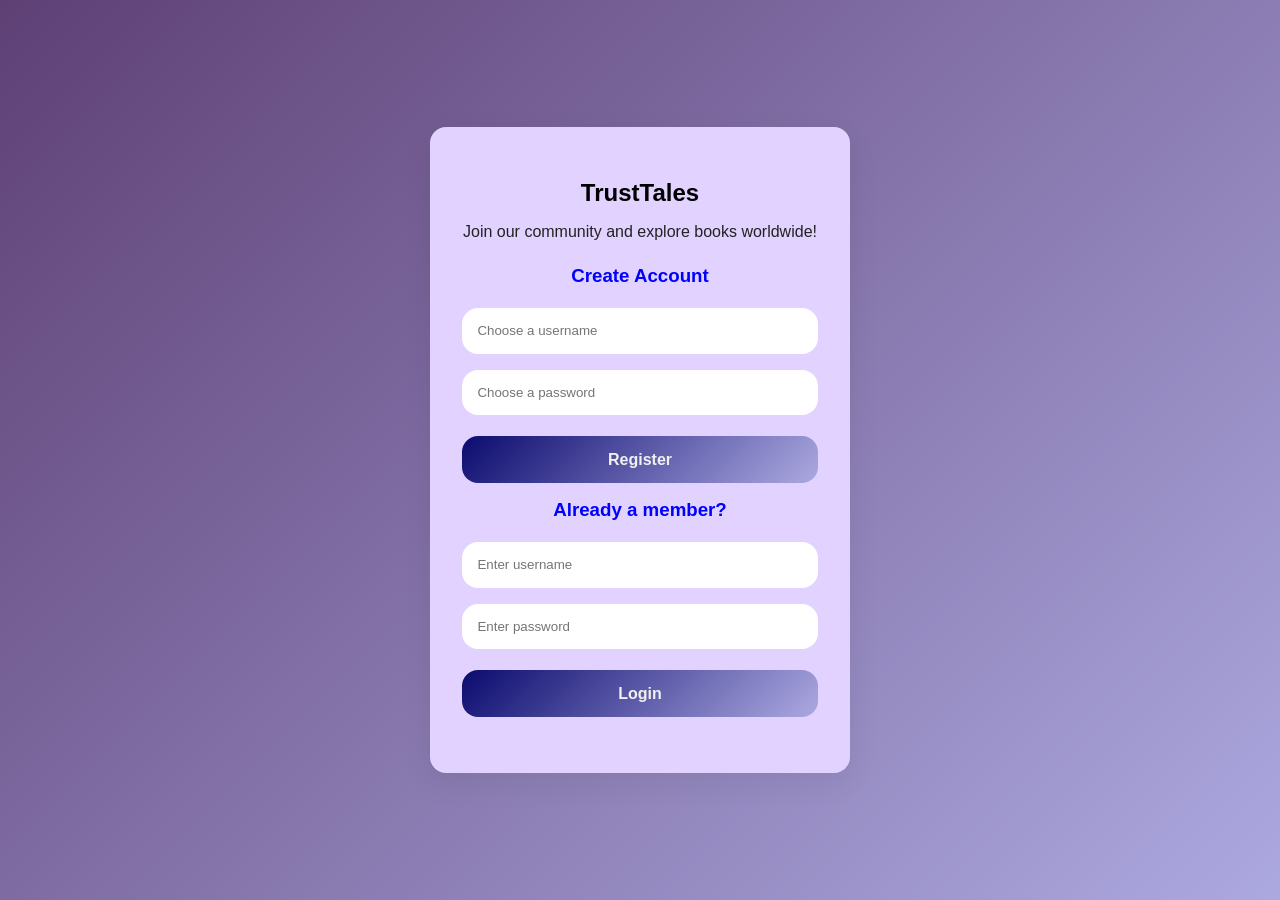
<file: auth.html>
<!DOCTYPE html>
<html lang="en">
<head>
  <meta charset="UTF-8">
  <meta name="viewport" content="width=device-width, initial-scale=1.0">
  <title>TrustTales - Login</title>
  <link rel="stylesheet" href="style.css"> <!-- reuse your global CSS -->
  <style>
    body {
      background: linear-gradient(135deg, #5e4075,var(--accent));
      display: flex;
      align-items: center;
      justify-content: center;
      height: 100vh;
      margin: 0;
      font-family: 'Poppins', sans-serif;
    }

    .auth-container {
      width: 100%;
      max-width: 420px;
      background: #e1d2ff;
      padding: 2rem;
      border-radius: var(--rounded);
      box-shadow: var(--shadow);
      text-align: center;
      animation: fadeIn 0.8s ease-in-out;
    }

    .auth-container h2 {
      margin-bottom: 0.6rem;
      color: black;
      font-weight: 700;
    }

    .auth-container p {
      margin-bottom: 1.5rem;
      color: #232222;
    }

    .auth-container h3 {
      margin-top: 1rem;
      margin-bottom: 0.8rem;
      color:blue;
    }

    .auth-container input {
      width: 100%;
      padding: 0.9rem;
      margin: 0.5rem 0;
      border: 1px solid #dddddd00;
      border-radius: var(--rounded);
      outline: none;
      transition: border 0.3s;
    }

    .auth-container input:focus {
      border: 1px solid var(--primary);
      box-shadow: 0 0 6px rgba(249, 115, 22, 0.3);
    }

    .auth-container button {
      width: 100%;
      padding: 0.9rem;
      margin-top: 0.8rem;
      background: linear-gradient(135deg, rgb(11, 11, 111), var(--accent));
      color: #f0f0f0;
      border: none;
      border-radius: var(--rounded);
      font-size: 1rem;
      font-weight: 600;
      cursor: pointer;
      transition: transform 0.3s ease, background 0.3s ease;
    }

    .auth-container button:hover {
      transform: translateY(-2px);
      background: linear-gradient(135deg, black, purple);
    }

    #message {
      margin-top: 1rem;
      font-weight: 600;
    }

    @keyframes fadeIn {
      from { opacity: 0; transform: translateY(30px); }
      to { opacity: 1; transform: translateY(0); }
    }
  </style>
</head>
<body>
  <div class="auth-container">
    <h2>TrustTales</h2>
    <p>Join our community and explore books worldwide!</p>

    <!-- Register Section -->
    <div id="register-section">
      <h3>Create Account</h3>
      <input type="text" id="reg-username" placeholder="Choose a username">
      <input type="password" id="reg-password" placeholder="Choose a password">
      <button onclick="register()">Register</button>
    </div>

    <!-- Login Section -->
    <div id="login-section">
      <h3>Already a member?</h3>
      <input type="text" id="login-username" placeholder="Enter username">
      <input type="password" id="login-password" placeholder="Enter password">
      <button onclick="login()">Login</button>
    </div>

    <p id="message"></p>
  </div>

  <script>
    function register() {
      const username = document.getElementById("reg-username").value.trim();
      const password = document.getElementById("reg-password").value.trim();

      if (!username || !password) {
        setMessage("⚠ Please enter username and password.", "red");
        return;
      }

      let users = JSON.parse(localStorage.getItem("users")) || {};
      if (users[username]) {
        setMessage("⚠ Username already exists.", "red");
        return;
      }

      users[username] = { password, verified: false };
      localStorage.setItem("users", JSON.stringify(users));

      setMessage("✅ Registration successful! Please login.", "green");
    }

    function login() {
      const username = document.getElementById("login-username").value.trim();
      const password = document.getElementById("login-password").value.trim();

      let users = JSON.parse(localStorage.getItem("users")) || {};
      if (users[username] && users[username].password === password) {
        localStorage.setItem("currentUser", username);
        window.location.href = "index.html"; // Redirect to homepage
      } else {
        setMessage("❌ Invalid credentials.", "red");
      }
    }

    function setMessage(msg, color) {
      const el = document.getElementById("message");
      el.innerText = msg;
      el.style.color = color;
    }
  </script>
</body>
</html>
</file>
<file: style.css>
:root{
  --primary:#e6b6ea;
  --accent:#aca9e0;
  --muted:#f6f0f3;
  --text:#1f1f1f;
  --card:#bfb1e445;
  --glass: rgba(255,255,255,0.85);
  --shadow: 0 10px 30px rgba(24,24,24,0.08);
  --rounded: 16px;
  --max-width:1200px;
}

*{box-sizing:border-box}
body{
  font-family: "Inter", system-ui, -apple-system, "Segoe UI", Roboto, "Helvetica Neue", Arial;
  margin:0;
  background: linear-gradient(180deg,#5e6eba 0%, #744da0 100%);
  color:var(--text);
  -webkit-font-smoothing:antialiased;
  -moz-osx-font-smoothing:grayscale;
  min-height:100vh;
}

/* header */
.site-header{
  display:flex;
  justify-content:space-between;
  align-items:center;
  padding:14px 24px;
  background:linear-gradient(90deg,var(--primary),var(--accent));
  color: black;
  position:sticky;
  top:0;
  z-index:50;
  box-shadow: var(--shadow);
}
.brand{display:flex;gap:12px;align-items:center}
.logo{width:56px;height:56px;border-radius:10px;object-fit:cover;box-shadow:0 6px 18px rgba(0,0,0,0.12)}
.brand h1{margin:0;font-family: "Playfair Display", serif;font-size:20px;letter-spacing:0.2px}
.brand small{display:block;color: black(255,255,255,0.9);font-size:12px;margin-top:2px}
.header-actions{display:flex;align-items:center;gap:20px}

/* nav buttons */
.top-nav button{
  background:transparent;border-radius: 10px;color: black;padding:8px 12px;border-radius:10px;cursor:pointer;font-weight:600;
}
.top-nav button:hover{background:rgba(255,255,255,0.08)}

/* profile avatar */
.avatar{border-radius:999px;object-fit:cover;border:2px solid rgba(19, 13, 13, 0.8)}
.avatar.small{width:36px;height:36px}
.avatar.large{width:120px;height:120px}
.profile{display:flex;align-items:center;gap:8px}
.profile-name{font-size:13px;color:black}
.badge{background:#fff;color:var(--primary);padding:4px 8px;border-radius:10px;font-weight:700;margin-left:6px}

/* layout */
main#mainPage{max-width:var(--max-width);margin:24px auto;padding:0 18px}
.content-section{background:var(--card);border-radius:20px;padding:18px;margin-bottom:22px;box-shadow:var(--shadow);overflow:hidden}

/* HERO */
.hero{position:relative;border-radius:14px;overflow:hidden;height:360px;display:flex;align-items:center}
.hero-img{position:absolute;inset:0;width:100%;height:100%;object-fit:cover;filter:brightness(0.6)}
.hero-overlay{position:absolute;inset:0;background:linear-gradient(90deg, rgba(0,0,0,0.15), rgba(255,255,255,0.05))}
.hero-text{position:relative;color:#fff;padding:32px;max-width:720px;margin-left:40px}
.hero-text h2{font-family:"Playfair Display",serif;font-size:36px;margin:0 0 12px}
.hero-text p{margin:0 0 18px;opacity:0.95}
.hero-ctas{display:flex;gap:12px}
button.primary{background:var(--primary);border:none;padding:10px 18px;border-radius:12px;color:#fff;font-weight:700;cursor:pointer;box-shadow:0 8px 18px rgba(255,77,148,0.18)}
button.ghost{background:transparent;border:1px solid rgba(255,255,255,0.2);padding:10px 14px;border-radius:12px;color:#fff;cursor:pointer}

/* section headers */
.section-header{display:flex;align-items:center;justify-content:space-between;gap:12px;margin-bottom:12px}
.section-header h2{color:var(--primary);margin:0}
.section-header p{margin:0;color:#666}

/* GRID: genres / books / saved */
.genres-grid { 
  display: grid; 
  grid-template-columns: repeat(auto-fit, minmax(160px, 1fr)); 
  gap: 24px; 
  padding: 20px; 
} 
 
.genre-card { 
  background: #fff; 
  padding: 24px; 
  border-radius: var(--rounded); 
  box-shadow: var(--shadow); 
  text-align: center; 
  cursor: pointer; 
  transition: transform 0.3s, box-shadow 0.3s; 
} 
 
.genre-card:hover { 
  transform: translateY(-6px); 
  box-shadow: 0 18px 36px rgba(0, 0, 0, 0.12); 
} 
 
.genre-icon { 
  font-size: 48px; 
  padding: 20px; 
  background: var(--muted); 
  border-radius: 50%; 
  margin-bottom: 12px; 
} 
 
.genre-card h3 { 
  font-size: 20px; 
  font-weight: 600; 
  color: var(--primary); 
}

/* ADD BOOK form */
.form-container{display:flex;flex-direction:column;gap:12px;align-items:center;padding:18px;background:linear-gradient(180deg,#ffffff,#fff);border-radius:12px}
.form-container input,.form-container textarea{width:94%;padding:12px;border-radius:10px;border:1px solid #eee;font-size:14px}
.file-input-wrapper{width:94%;display:flex;align-items:center;gap:10px}
.file-input-wrapper input[type="file"]{display:none}
.file-input-wrapper label{display:inline-block;padding:10px 14px;background:linear-gradient(90deg,var(--primary),var(--accent));color:#fff;border-radius:10px;cursor:pointer;font-weight:600}
.poster-preview{width:160px;border-radius:8px;margin-top:6px;box-shadow:0 10px 24px rgba(0,0,0,0.06)}

/* saved list */
.saved p{background:#fff;padding:10px;border-radius:12px;box-shadow:0 6px 18px rgba(0,0,0,0.04);display:flex;align-items:center;gap:12px}
.saved .thumb{width:56px;height:80px;object-fit:cover;border-radius:8px;}

/* settings */
/* Settings Page */
.settings-card {
  display: grid;
  grid-template-columns: 280px 1fr;
  gap: 32px;
  padding: 24px;
  background: rgba(255, 255, 255, 0.05);
  border-radius: 16px;
  box-shadow: 0 4px 12px rgba(0,0,0,0.15);
}

.profile-side {
  text-align: center;
}

.avatar-wrapper {
  width: 140px;
  height: 140px;
  margin: 0 auto 16px;
  border-radius: 50%;
  overflow: hidden;
  border: 4px solid rgba(255,255,255,0.15);
}

.file-label {
  display: block;
  margin-top: 8px;
  font-size: 14px;
  cursor: pointer;
  color: var(--accent, #ff8ab6);
}

.profile-form .form-group {
  margin-bottom: 18px;
}

.profile-form label {
  display: block;
  margin-bottom: 6px;
  font-size: 14px;
  color: var(--muted, #aaa);
}

.profile-form input,
.profile-form select {
  width: 100%;
  padding: 10px;
  border-radius: 8px;
  border: 1px solid rgba(0,0,0,0.1);
  font-size: 15px;
}

.form-actions {
  display: flex;
  gap: 12px;
  margin-top: 20px;
}
/* Gamification + Badges */
.badges-box {
  margin-top: 24px;
  padding: 16px;
  border-radius: 12px;
  background: rgba(255,255,255,0.05);
}

.badges-box h3 {
  margin-bottom: 12px;
  font-size: 16px;
  color: white;
}

.badge-list {
  display: flex;
  flex-wrap: wrap;
  gap: 8px;
  justify-content: center;
}

.badge {
  display: flex;
  align-items: center;
  justify-content: center;
  width: 50px;
  height: 50px;
  border-radius: 50%;
  font-size: 20px;
  background: rgba(255,255,255,0.08);
  border: 2px solid rgba(255,255,255,0.15);
  transition: transform 0.2s;
}

.badge.locked {
  filter: grayscale(100%);
  opacity: 0.5;
}

.badge:hover {
  transform: scale(1.1);
}

/* XP Progress */
.progress-bar {
  height: 14px;
  background: rgba(255,255,255,0.15);
  border-radius: 7px;
  overflow: hidden;
}

.progress-fill {
  height: 100%;
  background: linear-gradient(90deg, #ff8ab6, #b776ff);
  transition: width 0.4s ease;
}
/* footer */
.site-footer{text-align:center;padding:20px;color:black}

/* responsive */
@media (max-width:900px){
  .hero{height:300px}
  .settings-grid{grid-template-columns:1fr}
  .site-header{flex-direction:column;gap:10px;align-items:flex-start;padding:12px}
  .top-nav{display:flex;flex-wrap:wrap;gap:8px}
  main#mainPage{margin:14px}
}

/* misc */
.hidden{display:none !important}
.back-btn{background:transparent;border:1px solid #ddd;padding:8px 12px;border-radius:10px;cursor:pointer}
/* --- Auth Layout Fix --- */
#authPage {
  display: flex;
  height: 100vh;
  background: url("https://images.unsplash.com/photo-1519681393784-d120267933ba?q=80&w=1600&auto=format&fit=crop") no-repeat center center/cover;
  position: relative;
}

#authPage::before {
  content: "";
  position: absolute;
  inset: 0;
  background: rgba(255, 255, 255, 0.7); /* soft overlay to keep forms readable */
  z-index: 0;
}

.auth-left,
.auth-right {
  position: relative;
  z-index: 1; /* keep above overlay */
}
.featured {
  margin-top: 40px;
}
.featured h3 {
  color: var(--primary);
  margin-bottom: 15px;
}
.featured-row {
  display: flex;
  gap: 20px;
  flex-wrap: wrap;
}
.mini-card {
  width: 140px;
  text-align: center;
}
.mini-card img {
  width: 100%;
  height: 200px;
  object-fit: cover;
  border-radius: 12px;
  box-shadow: 0 4px 10px var(--soft-shadow);
  margin-bottom: 8px;
}
.quote-block {
  margin: 50px auto 20px;
  text-align: center;
  font-style: italic;
  font-size: 1.2em;
  color: #444;
}
.quote-block span {
  display: block;
  margin-top: 8px;
  font-size: 0.95em;
  color: #666;
}
.poster {
  width: 200px;
  height: 300px;
  object-fit: cover;
  border-radius: 10px;
  box-shadow: 0px 4px 8px rgba(0, 0, 0, 0.2);
}
.remove-btn {
  background: #e74c3c;
  color: white;
  border: none;
  padding: 6px 10px;
  margin-top: 8px;
  border-radius: 6px;
  cursor: pointer;
  font-size: 14px;
  transition: 0.2s;
}

.remove-btn:hover {
  background: #c0392b;
}
</file>
